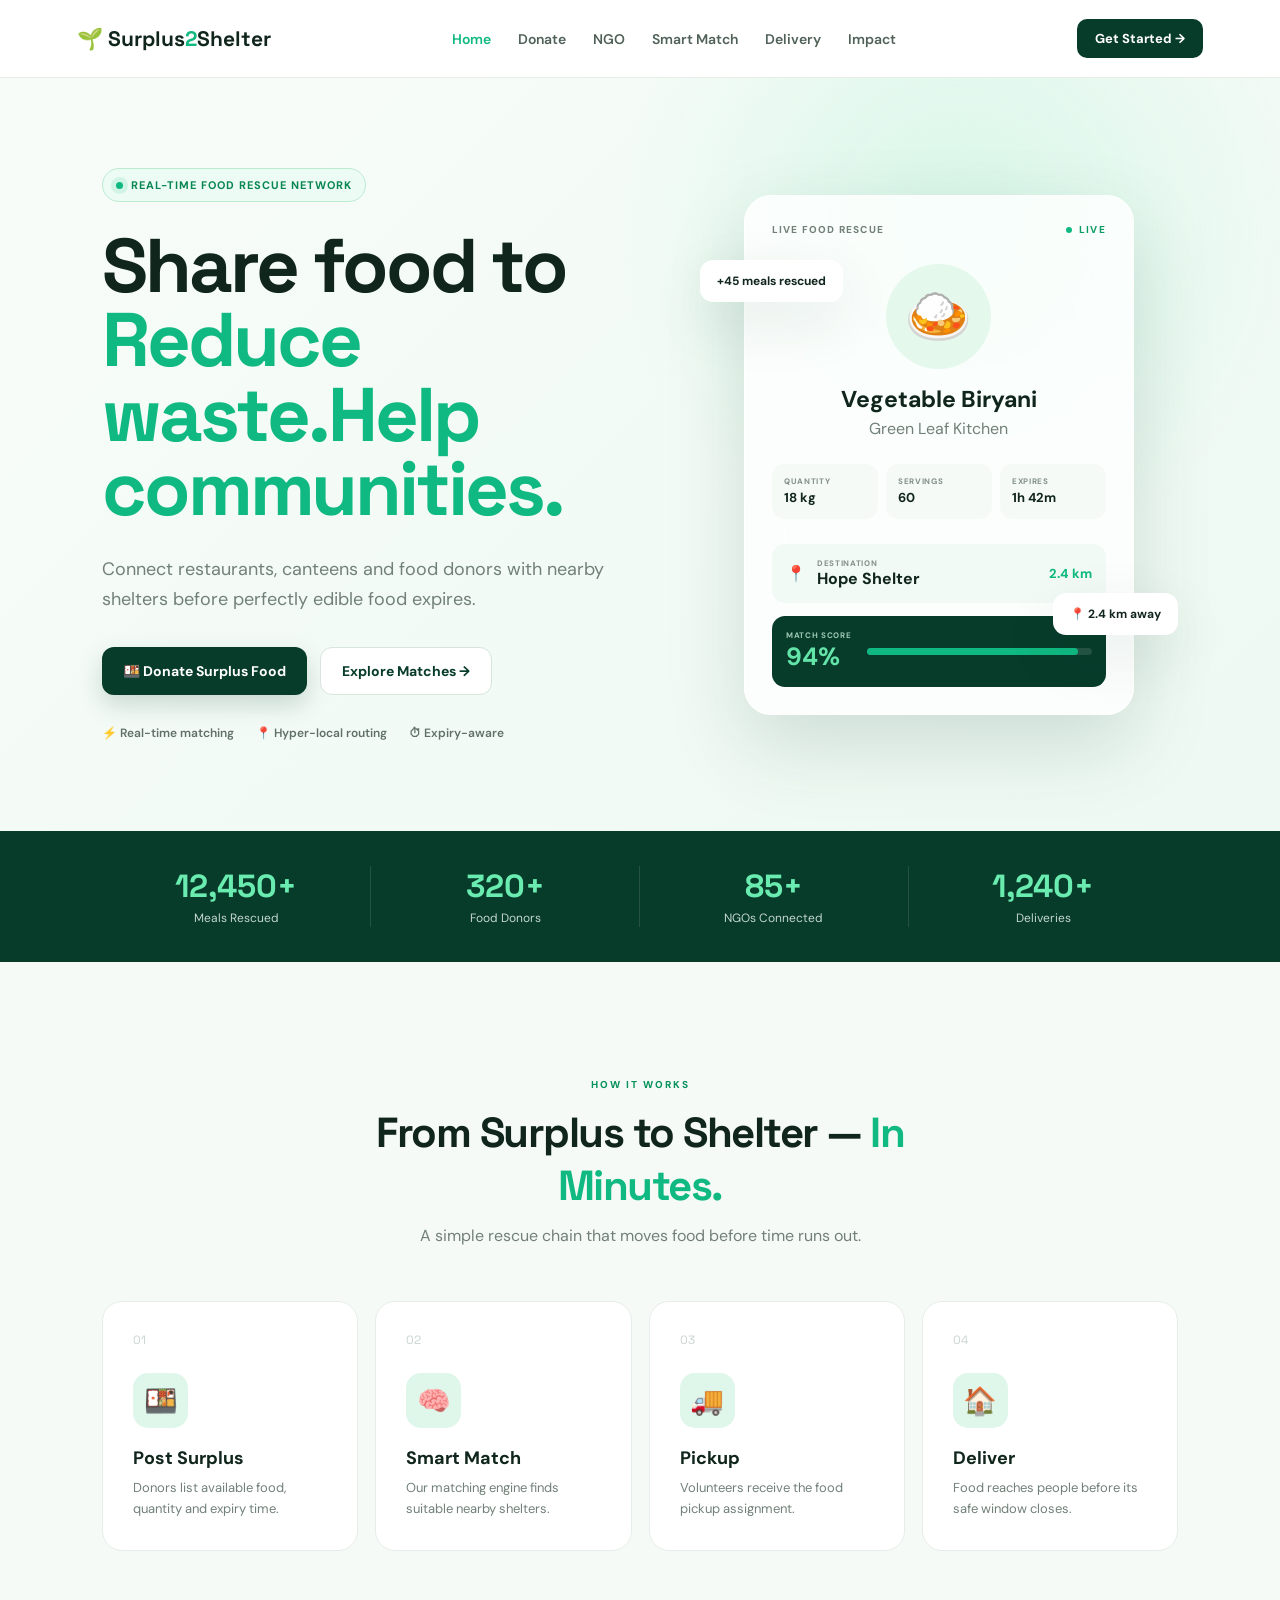
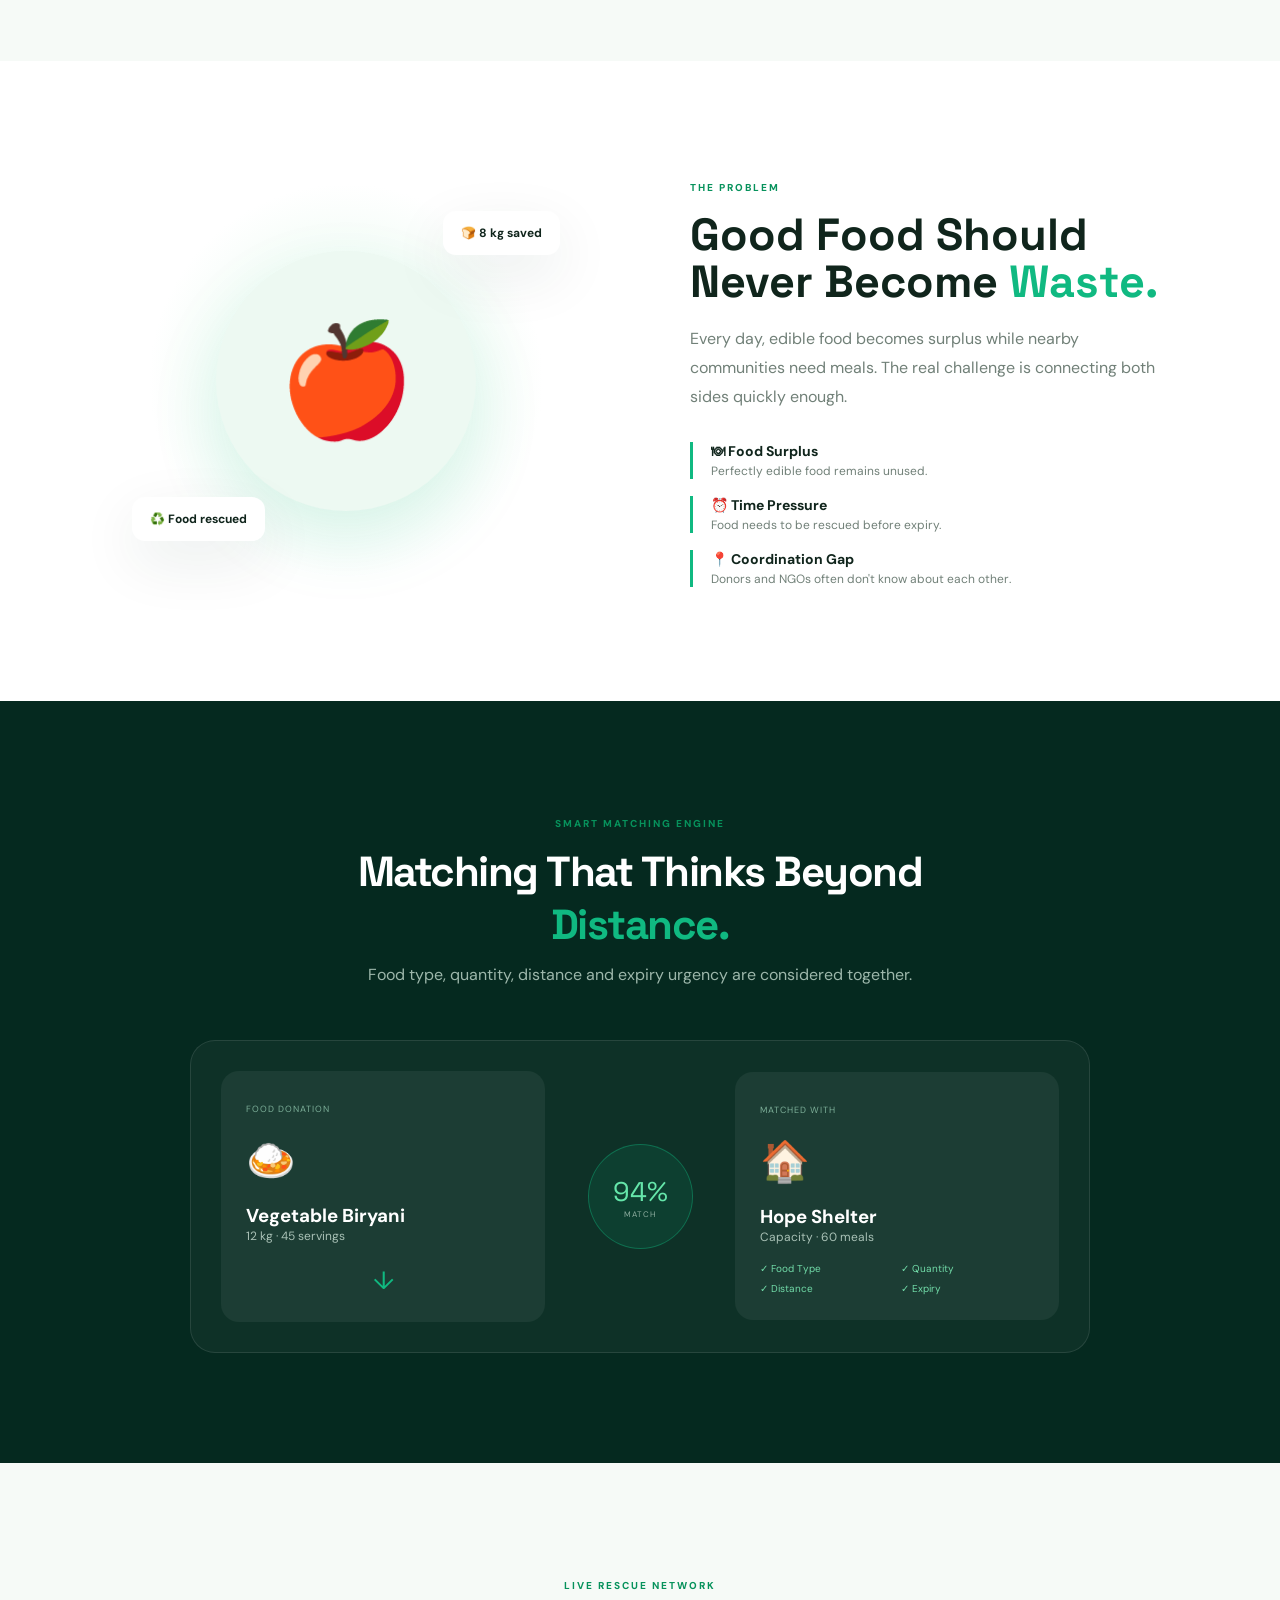
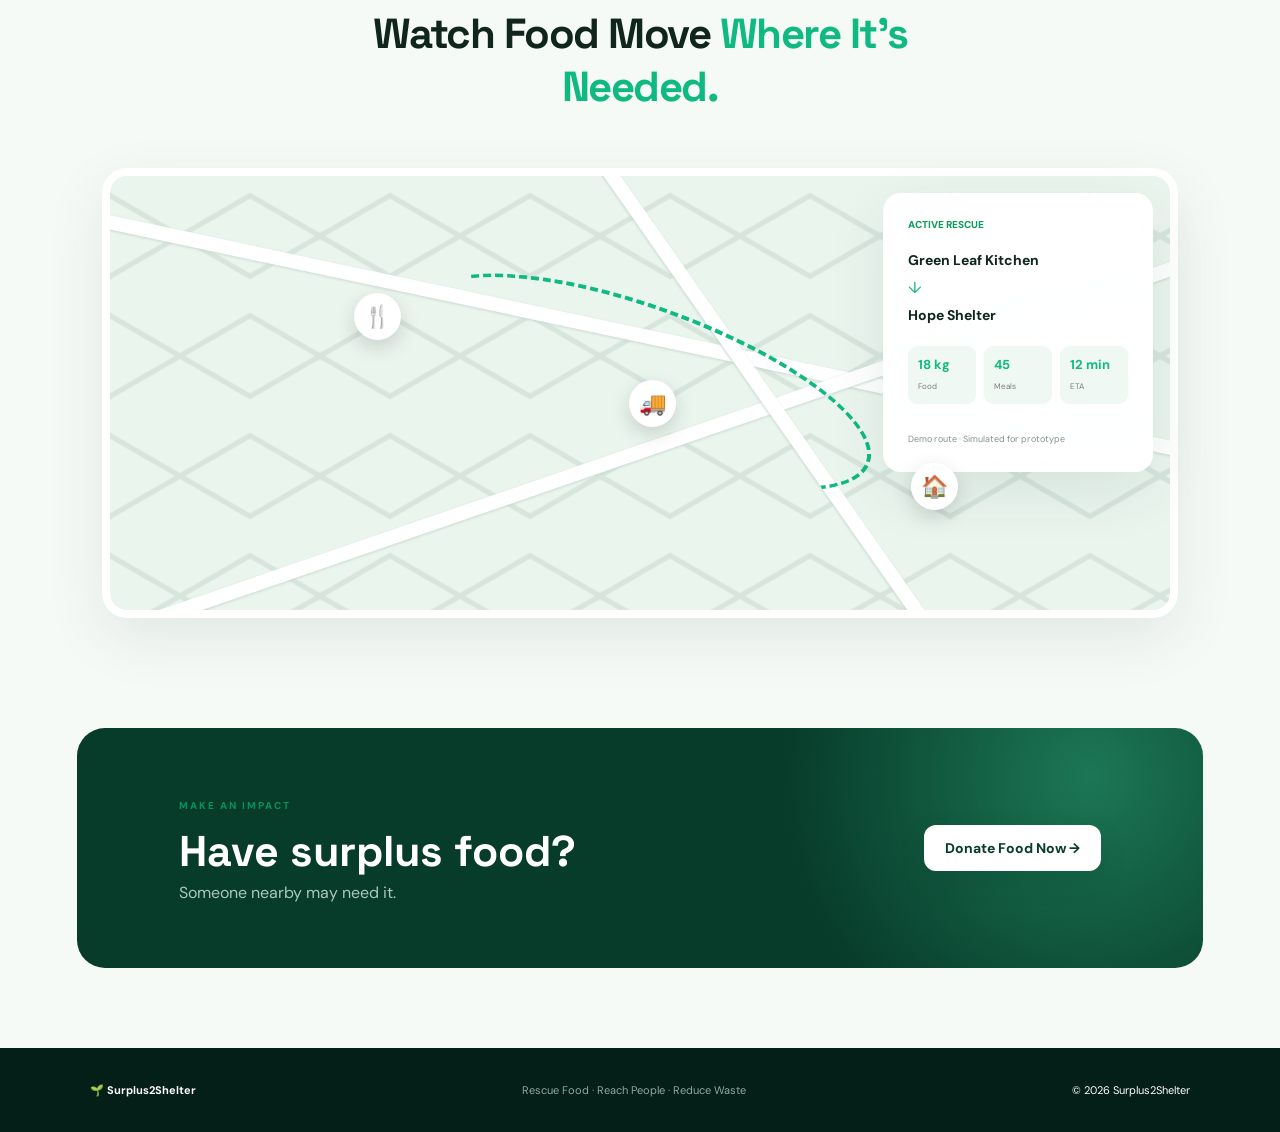
<file: index.html>
<!DOCTYPE html>
<html lang="en">
<head>
    <meta charset="UTF-8">
    <meta name="viewport" content="width=device-width, initial-scale=1.0">
    <title>Surplus2Shelter | Food Rescue</title>
    <link rel="stylesheet" href="style.css">
</head>
<body>

<header class="navbar">
    <a href="index.html" class="logo">
        <span>🌱</span> Surplus<span class="green">2</span>Shelter
    </a>

    <button class="menu-btn" onclick="toggleMenu()">☰</button>

    <nav id="navMenu">
        <a class="active" href="index.html">Home</a>
        <a href="donor.html">Donate</a>
        <a href="ngo.html">NGO</a>
        <a href="matching.html">Smart Match</a>
        <a href="delivery.html">Delivery</a>
        <a href="dashboard.html">Impact</a>
    </nav>

    <a href="donor.html" class="nav-btn">Get Started →</a>
</header>


<main>

<section class="hero">

    <div class="hero-content">

        <div class="live-badge">
            <span class="pulse"></span>
            REAL-TIME FOOD RESCUE NETWORK
        </div>

        <h1>
            Share food
            to <span>Reduce waste.Help communities.</span>
        </h1>

        <p class="hero-description">
            Connect restaurants, canteens and food donors with
            nearby shelters before perfectly edible food expires.
        </p>

        <div class="hero-buttons">
            <a href="donor.html" class="primary-btn">
                🍱 Donate Surplus Food
            </a>

            <a href="matching.html" class="secondary-btn">
                Explore Matches →
            </a>
        </div>

        <div class="hero-features">
            <span>⚡ Real-time matching</span>
            <span>📍 Hyper-local routing</span>
            <span>⏱ Expiry-aware</span>
        </div>

    </div>


    <div class="hero-visual">

        <div class="floating-card card-one">
            +45 meals rescued
        </div>

        <div class="rescue-card">

            <div class="rescue-top">
                <span>LIVE FOOD RESCUE</span>
                <span class="live">
                    <i></i> LIVE
                </span>
            </div>

            <div class="food-big">🍛</div>

            <h3>Vegetable Biryani</h3>

            <p class="restaurant">
                Green Leaf Kitchen
            </p>

            <div class="food-info">

                <div>
                    <small>QUANTITY</small>
                    <strong>18 kg</strong>
                </div>

                <div>
                    <small>SERVINGS</small>
                    <strong>60</strong>
                </div>

                <div>
                    <small>EXPIRES</small>
                    <strong>1h 42m</strong>
                </div>

            </div>

            <div class="destination">

                <div class="location-icon">📍</div>

                <div>
                    <small>DESTINATION</small>
                    <strong>Hope Shelter</strong>
                </div>

                <span>2.4 km</span>

            </div>

            <div class="match-box">
                <div>
                    <small>MATCH SCORE</small>
                    <strong>94%</strong>
                </div>

                <div class="match-line">
                    <span></span>
                </div>
            </div>

        </div>

        <div class="floating-card card-two">
            📍 2.4 km away
        </div>

    </div>

</section>


<section class="stats-section">

    <div class="stat">
        <strong>12,450+</strong>
        <span>Meals Rescued</span>
    </div>

    <div class="stat">
        <strong>320+</strong>
        <span>Food Donors</span>
    </div>

    <div class="stat">
        <strong>85+</strong>
        <span>NGOs Connected</span>
    </div>

    <div class="stat">
        <strong>1,240+</strong>
        <span>Deliveries</span>
    </div>

</section>


<section class="section">

    <div class="section-heading">
        <span class="eyebrow">HOW IT WORKS</span>

        <h2>
            From Surplus to Shelter — <span>In Minutes.</span>
        </h2>

        <p>
            A simple rescue chain that moves food before time runs out.
        </p>
    </div>


    <div class="steps">

        <div class="step-card">
            <div class="step-number">01</div>
            <div class="step-icon">🍱</div>
            <h3>Post Surplus</h3>
            <p>
                Donors list available food, quantity and expiry time.
            </p>
        </div>

        <div class="step-card">
            <div class="step-number">02</div>
            <div class="step-icon">🧠</div>
            <h3>Smart Match</h3>
            <p>
                Our matching engine finds suitable nearby shelters.
            </p>
        </div>

        <div class="step-card">
            <div class="step-number">03</div>
            <div class="step-icon">🚚</div>
            <h3>Pickup</h3>
            <p>
                Volunteers receive the food pickup assignment.
            </p>
        </div>

        <div class="step-card">
            <div class="step-number">04</div>
            <div class="step-icon">🏠</div>
            <h3>Deliver</h3>
            <p>
                Food reaches people before its safe window closes.
            </p>
        </div>

    </div>

</section>


<section class="problem-section">

    <div class="problem-visual">

        <div class="waste-circle">
            🍎
        </div>

        <div class="waste-card waste-a">
            🍞 8 kg saved
        </div>

        <div class="waste-card waste-b">
            ♻️ Food rescued
        </div>

    </div>

    <div class="problem-content">

        <span class="eyebrow">THE PROBLEM</span>

        <h2>
            Good Food Should Never
            Become <span>Waste.</span>
        </h2>

        <p>
            Every day, edible food becomes surplus while nearby
            communities need meals. The real challenge is connecting
            both sides quickly enough.
        </p>

        <div class="problem-list">

            <div>
                <b>🍽 Food Surplus</b>
                <span>Perfectly edible food remains unused.</span>
            </div>

            <div>
                <b>⏰ Time Pressure</b>
                <span>Food needs to be rescued before expiry.</span>
            </div>

            <div>
                <b>📍 Coordination Gap</b>
                <span>Donors and NGOs often don't know about each other.</span>
            </div>

        </div>

    </div>

</section>


<section class="matching-preview">

    <div class="section-heading light">

        <span class="eyebrow">SMART MATCHING ENGINE</span>

        <h2>
            Matching That Thinks Beyond <span>Distance.</span>
        </h2>

        <p>
            Food type, quantity, distance and expiry urgency
            are considered together.
        </p>

    </div>


    <div class="match-demo">

        <div class="demo-food">

            <small>FOOD DONATION</small>

            <div class="demo-icon">🍛</div>

            <h3>Vegetable Biryani</h3>

            <p>12 kg · 45 servings</p>

            <div class="arrow">↓</div>

        </div>


        <div class="demo-score">

            <span>94%</span>
            <small>MATCH</small>

        </div>


        <div class="demo-food">

            <small>MATCHED WITH</small>

            <div class="demo-icon">🏠</div>

            <h3>Hope Shelter</h3>

            <p>Capacity · 60 meals</p>

            <div class="check-list">
                <span>✓ Food Type</span>
                <span>✓ Quantity</span>
                <span>✓ Distance</span>
                <span>✓ Expiry</span>
            </div>

        </div>

    </div>

</section>


<section class="map-section">

    <div class="section-heading">

        <span class="eyebrow">LIVE RESCUE NETWORK</span>

        <h2>
            Watch Food Move <span>Where It's Needed.</span>
        </h2>

    </div>


    <div class="map-container">

        <div class="fake-map">

            <div class="map-road road-1"></div>
            <div class="map-road road-2"></div>
            <div class="map-road road-3"></div>

            <div class="map-route"></div>

            <div class="map-pin restaurant-pin">
                🍴
            </div>

            <div class="map-pin ngo-pin">
                🏠
            </div>

            <div class="map-pin driver-pin">
                🚚
            </div>

        </div>


        <div class="route-card">

            <div class="route-live">
                <span></span> ACTIVE RESCUE
            </div>

            <h3>Green Leaf Kitchen</h3>

            <div class="route-arrow">↓</div>

            <h3>Hope Shelter</h3>

            <div class="route-data">

                <div>
                    <b>18 kg</b>
                    <small>Food</small>
                </div>

                <div>
                    <b>45</b>
                    <small>Meals</small>
                </div>

                <div>
                    <b>12 min</b>
                    <small>ETA</small>
                </div>

            </div>

            <small class="demo-note">
                Demo route · Simulated for prototype
            </small>

        </div>

    </div>

</section>


<section class="cta-section">

    <div>
        <span class="eyebrow">MAKE AN IMPACT</span>

        <h2>
            Have surplus food?
        </h2>

        <p>
            Someone nearby may need it.
        </p>
    </div>

    <a href="donor.html" class="primary-btn white-btn">
        Donate Food Now →
    </a>

</section>

</main>


<footer>
    <div>
        🌱 <strong>Surplus2Shelter</strong>
    </div>

    <p>
        Rescue Food · Reach People · Reduce Waste
    </p>

    <span>© 2026 Surplus2Shelter</span>
</footer>

<script src="script.js"></script>

</body>
</html>
</file>
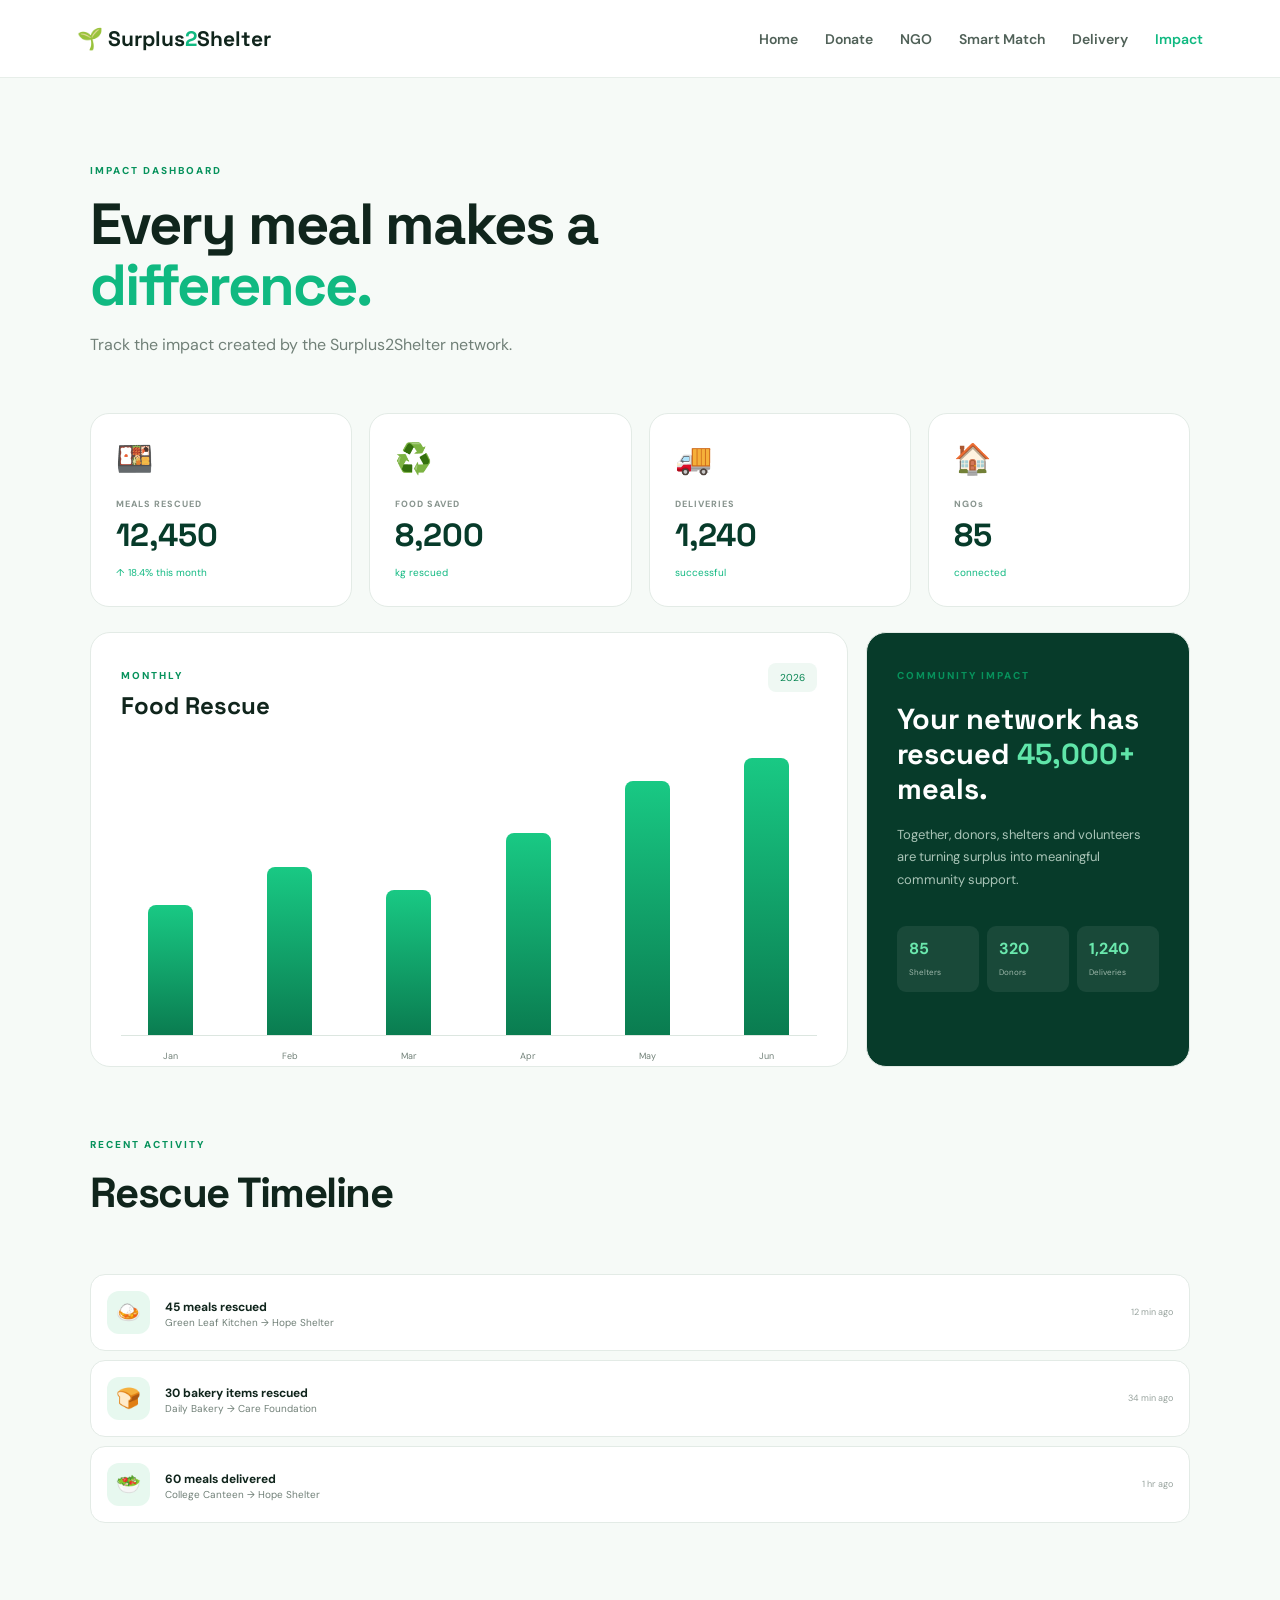
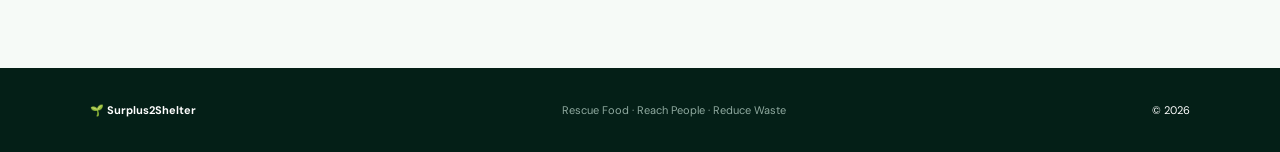
<file: dashboard.html>
<!DOCTYPE html>
<html lang="en">
<head>
    <meta charset="UTF-8">
    <meta name="viewport" content="width=device-width, initial-scale=1.0">
    <title>Impact Dashboard | Surplus2Shelter</title>
    <link rel="stylesheet" href="style.css">
</head>

<body>

<header class="navbar">

    <a href="index.html" class="logo">
        🌱 Surplus<span class="green">2</span>Shelter
    </a>

    <button class="menu-btn" onclick="toggleMenu()">☰</button>

    <nav id="navMenu">
        <a href="index.html">Home</a>
        <a href="donor.html">Donate</a>
        <a href="ngo.html">NGO</a>
        <a href="matching.html">Smart Match</a>
        <a href="delivery.html">Delivery</a>
        <a class="active" href="dashboard.html">Impact</a>
    </nav>

</header>


<main class="dashboard-page">

    <div class="page-title left">

        <span class="eyebrow">IMPACT DASHBOARD</span>

        <h1>
            Every meal makes a <span>difference.</span>
        </h1>

        <p>
            Track the impact created by the Surplus2Shelter network.
        </p>

    </div>


    <section class="impact-cards">

        <div class="impact-card">
            <div>🍱</div>
            <span>MEALS RESCUED</span>
            <strong id="mealStat">12450</strong>
            <small>↑ 18.4% this month</small>
        </div>

        <div class="impact-card">
            <div>♻️</div>
            <span>FOOD SAVED</span>
            <strong id="foodStat">8200</strong>
            <small>kg rescued</small>
        </div>

        <div class="impact-card">
            <div>🚚</div>
            <span>DELIVERIES</span>
            <strong id="deliveryStat">1240</strong>
            <small>successful</small>
        </div>

        <div class="impact-card">
            <div>🏠</div>
            <span>NGOs</span>
            <strong>85</strong>
            <small>connected</small>
        </div>

    </section>


    <section class="dashboard-grid">

        <div class="chart-card">

            <div class="chart-heading">
                <div>
                    <span class="eyebrow">MONTHLY</span>
                    <h2>Food Rescue</h2>
                </div>

                <span class="chart-label">2026</span>
            </div>

            <div class="bar-chart">

                <div class="bar" style="height:45%">
                    <span>Jan</span>
                </div>

                <div class="bar" style="height:58%">
                    <span>Feb</span>
                </div>

                <div class="bar" style="height:50%">
                    <span>Mar</span>
                </div>

                <div class="bar" style="height:70%">
                    <span>Apr</span>
                </div>

                <div class="bar" style="height:88%">
                    <span>May</span>
                </div>

                <div class="bar" style="height:96%">
                    <span>Jun</span>
                </div>

            </div>

        </div>


        <div class="impact-summary">

            <span class="eyebrow">COMMUNITY IMPACT</span>

            <h2>
                Your network has rescued
                <span>45,000+</span> meals.
            </h2>

            <p>
                Together, donors, shelters and volunteers are
                turning surplus into meaningful community support.
            </p>

            <div class="mini-impact">

                <div>
                    <b>85</b>
                    <span>Shelters</span>
                </div>

                <div>
                    <b>320</b>
                    <span>Donors</span>
                </div>

                <div>
                    <b>1,240</b>
                    <span>Deliveries</span>
                </div>

            </div>

        </div>

    </section>


    <section class="timeline">

        <div class="section-heading left">
            <span class="eyebrow">RECENT ACTIVITY</span>
            <h2>Rescue Timeline</h2>
        </div>

        <div class="timeline-item">
            <div class="timeline-icon">🍛</div>
            <div>
                <b>45 meals rescued</b>
                <p>Green Leaf Kitchen → Hope Shelter</p>
            </div>
            <span>12 min ago</span>
        </div>

        <div class="timeline-item">
            <div class="timeline-icon">🍞</div>
            <div>
                <b>30 bakery items rescued</b>
                <p>Daily Bakery → Care Foundation</p>
            </div>
            <span>34 min ago</span>
        </div>

        <div class="timeline-item">
            <div class="timeline-icon">🥗</div>
            <div>
                <b>60 meals delivered</b>
                <p>College Canteen → Hope Shelter</p>
            </div>
            <span>1 hr ago</span>
        </div>

    </section>

</main>


<footer>
    <div>🌱 <strong>Surplus2Shelter</strong></div>
    <p>Rescue Food · Reach People · Reduce Waste</p>
    <span>© 2026</span>
</footer>

<script src="script.js"></script>

</body>
</html>
</file>
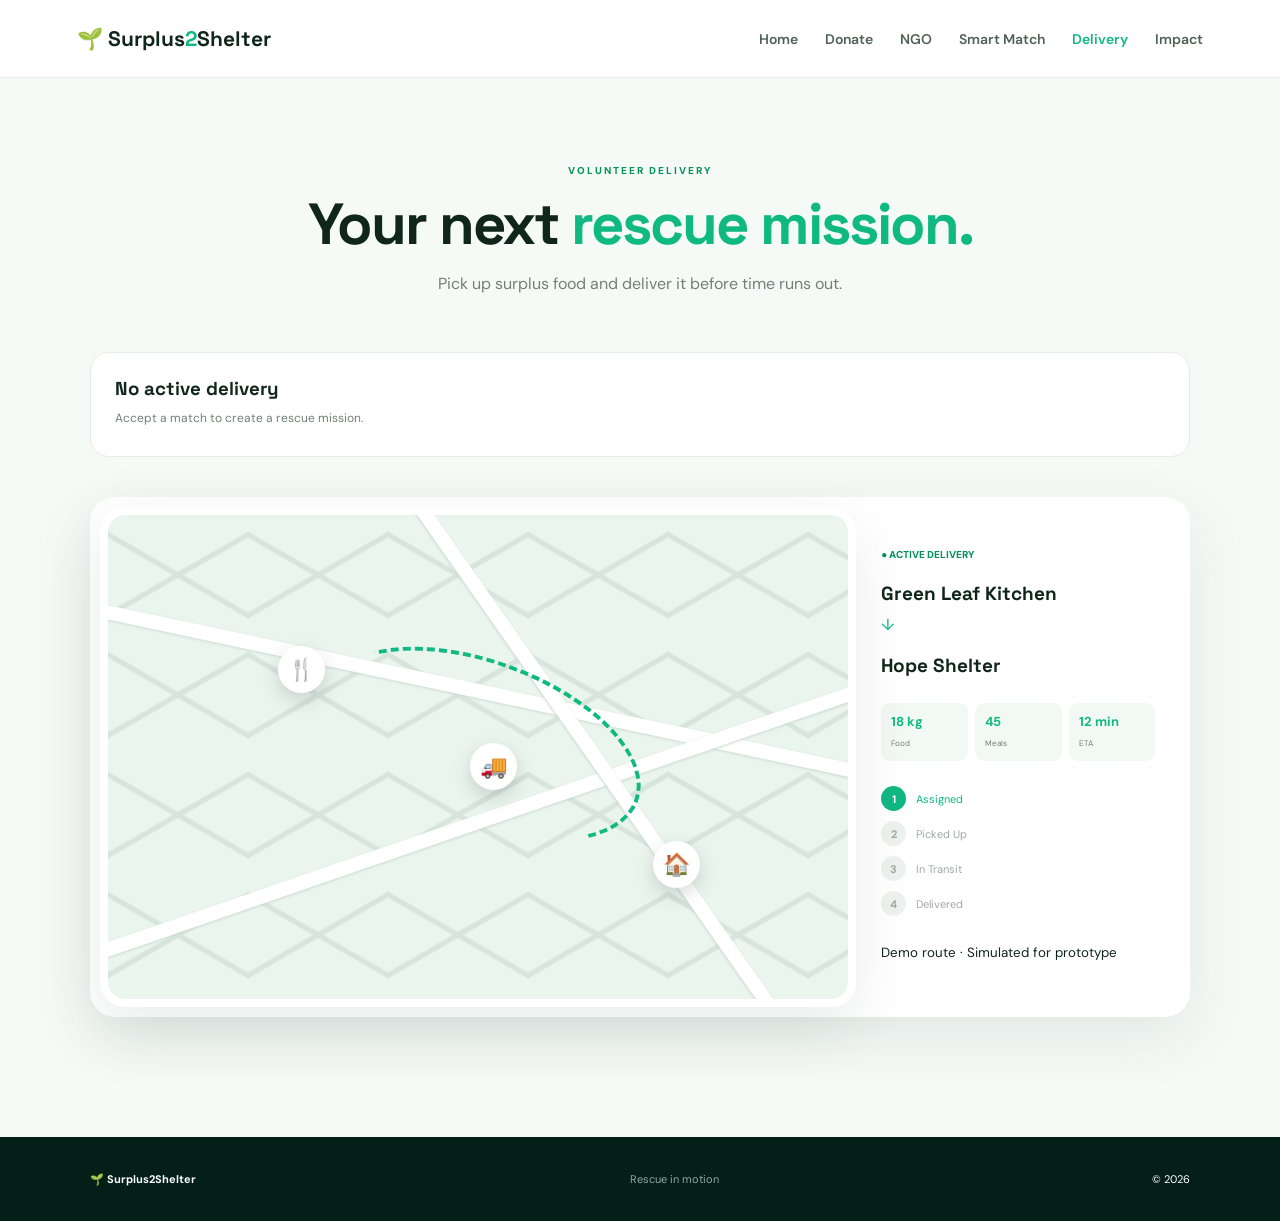
<file: delivery.html>
<!DOCTYPE html>
<html lang="en">
<head>
    <meta charset="UTF-8">
    <meta name="viewport" content="width=device-width, initial-scale=1.0">
    <title>Delivery | Surplus2Shelter</title>
    <link rel="stylesheet" href="style.css">
</head>

<body>

<header class="navbar">

    <a href="index.html" class="logo">
        🌱 Surplus<span class="green">2</span>Shelter
    </a>

    <button class="menu-btn" onclick="toggleMenu()">☰</button>

    <nav id="navMenu">
        <a href="index.html">Home</a>
        <a href="donor.html">Donate</a>
        <a href="ngo.html">NGO</a>
        <a href="matching.html">Smart Match</a>
        <a class="active" href="delivery.html">Delivery</a>
        <a href="dashboard.html">Impact</a>
    </nav>

</header>


<main class="delivery-page">

    <div class="page-title">

        <span class="eyebrow">VOLUNTEER DELIVERY</span>

        <h1>
            Your next <span>rescue mission.</span>
        </h1>

        <p>
            Pick up surplus food and deliver it before time runs out.
        </p>

    </div>


    <div id="deliveryList"></div>


    <div class="delivery-demo">

        <div class="fake-map big-map">

            <div class="map-road road-1"></div>
            <div class="map-road road-2"></div>
            <div class="map-road road-3"></div>

            <div class="map-route"></div>

            <div class="map-pin restaurant-pin">
                🍴
            </div>

            <div class="map-pin ngo-pin">
                🏠
            </div>

            <div class="map-pin driver-pin">
                🚚
            </div>

        </div>

        <div class="delivery-side">

            <span class="live-label">
                ● ACTIVE DELIVERY
            </span>

            <h2>Green Leaf Kitchen</h2>

            <div class="route-arrow">↓</div>

            <h2>Hope Shelter</h2>

            <div class="delivery-stats">

                <div>
                    <strong>18 kg</strong>
                    <span>Food</span>
                </div>

                <div>
                    <strong>45</strong>
                    <span>Meals</span>
                </div>

                <div>
                    <strong>12 min</strong>
                    <span>ETA</span>
                </div>

            </div>

            <div class="progress">

                <div class="progress-step active">
                    <b>1</b>
                    Assigned
                </div>

                <div class="progress-step">
                    <b>2</b>
                    Picked Up
                </div>

                <div class="progress-step">
                    <b>3</b>
                    In Transit
                </div>

                <div class="progress-step">
                    <b>4</b>
                    Delivered
                </div>

            </div>

            <small>
                Demo route · Simulated for prototype
            </small>

        </div>

    </div>

</main>


<footer>
    <div>🌱 <strong>Surplus2Shelter</strong></div>
    <p>Rescue in motion</p>
    <span>© 2026</span>
</footer>

<script src="script.js"></script>

</body>
</html>
</file>
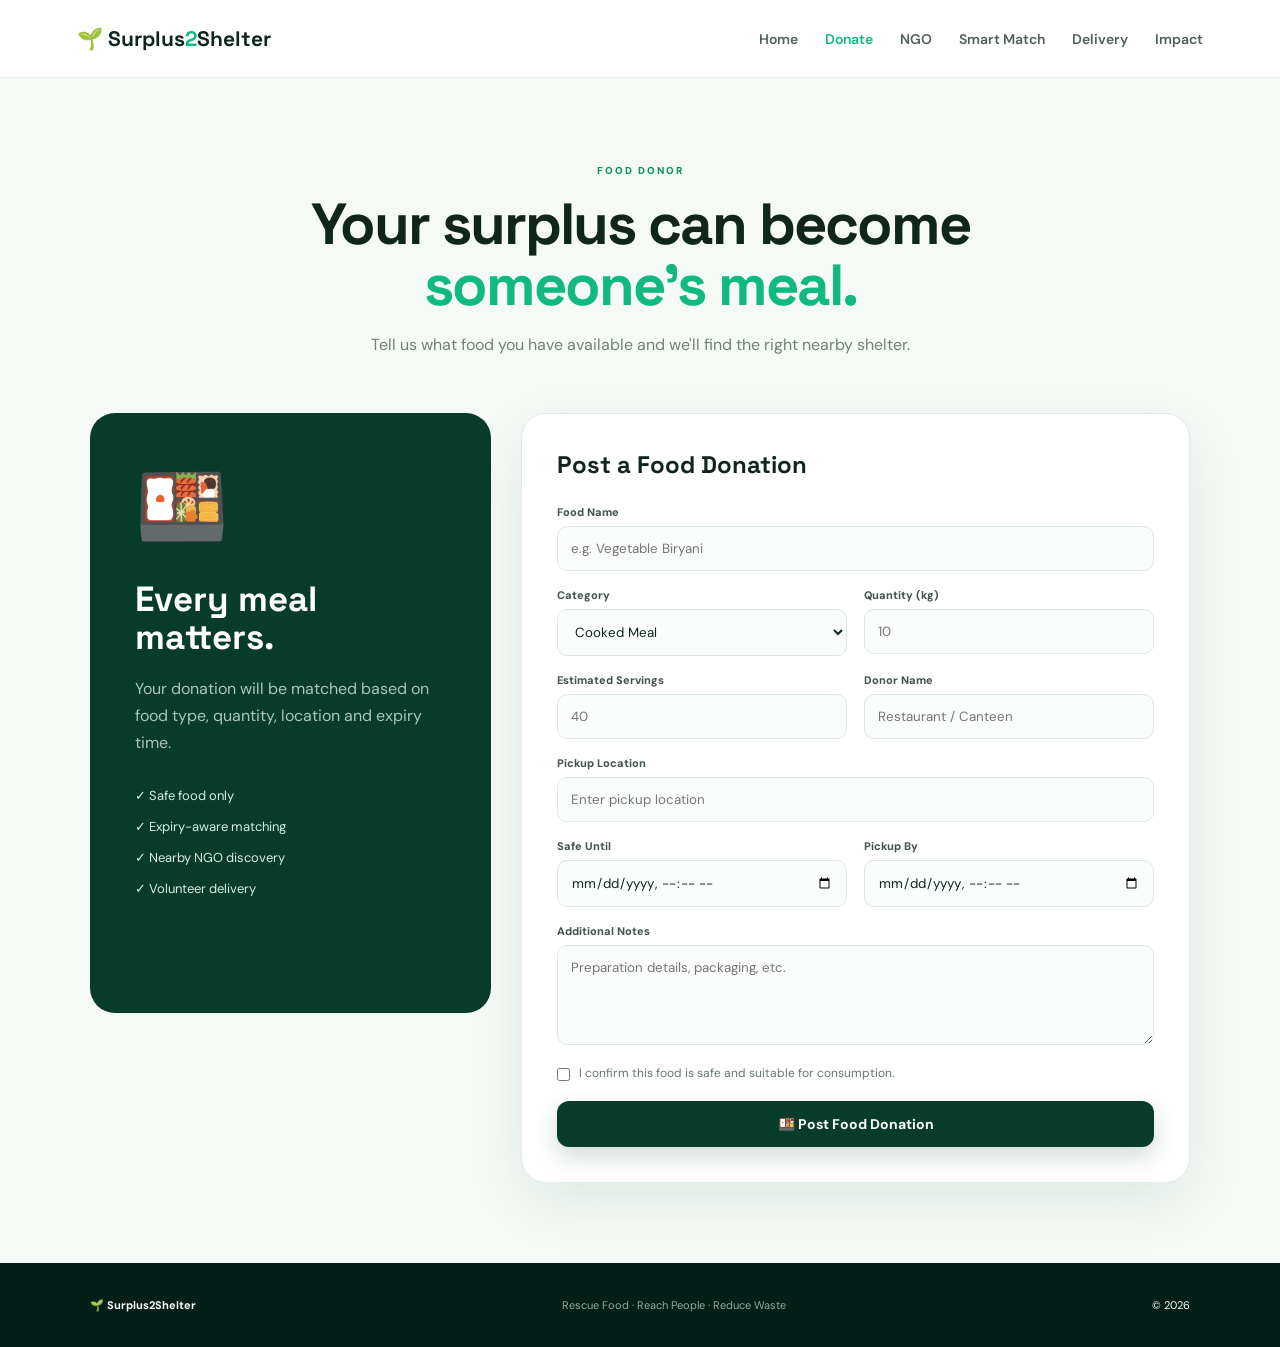
<file: donor.html>
<!DOCTYPE html>
<html lang="en">
<head>
    <meta charset="UTF-8">
    <meta name="viewport" content="width=device-width, initial-scale=1.0">
    <title>Donate Food | Surplus2Shelter</title>
    <link rel="stylesheet" href="style.css">
</head>

<body>

<header class="navbar">

    <a href="index.html" class="logo">
        🌱 Surplus<span class="green">2</span>Shelter
    </a>

    <button class="menu-btn" onclick="toggleMenu()">☰</button>

    <nav id="navMenu">
        <a href="index.html">Home</a>
        <a class="active" href="donor.html">Donate</a>
        <a href="ngo.html">NGO</a>
        <a href="matching.html">Smart Match</a>
        <a href="delivery.html">Delivery</a>
        <a href="dashboard.html">Impact</a>
    </nav>

</header>


<main class="form-page">

    <div class="page-title">

        <span class="eyebrow">FOOD DONOR</span>

        <h1>
            Your surplus can become
            <span>someone's meal.</span>
        </h1>

        <p>
            Tell us what food you have available and we'll find
            the right nearby shelter.
        </p>

    </div>


    <div class="form-layout">

        <div class="form-info">

            <div class="big-food-icon">🍱</div>

            <h2>Every meal matters.</h2>

            <p>
                Your donation will be matched based on food type,
                quantity, location and expiry time.
            </p>

            <div class="info-points">
                <span>✓ Safe food only</span>
                <span>✓ Expiry-aware matching</span>
                <span>✓ Nearby NGO discovery</span>
                <span>✓ Volunteer delivery</span>
            </div>

        </div>


        <form id="donationForm" class="glass-form">

            <h2>Post a Food Donation</h2>

            <div class="form-grid">

                <div class="input-group full-width">
                    <label>Food Name</label>
                    <input id="foodName" required
                           placeholder="e.g. Vegetable Biryani">
                </div>

                <div class="input-group">
                    <label>Category</label>
                    <select id="category">
                        <option>Cooked Meal</option>
                        <option>Bakery</option>
                        <option>Fruits</option>
                        <option>Vegetables</option>
                        <option>Packaged Food</option>
                    </select>
                </div>

                <div class="input-group">
                    <label>Quantity (kg)</label>
                    <input id="quantity" type="number"
                           min="1" required placeholder="10">
                </div>

                <div class="input-group">
                    <label>Estimated Servings</label>
                    <input id="servings" type="number"
                           min="1" required placeholder="40">
                </div>

                <div class="input-group">
                    <label>Donor Name</label>
                    <input id="donorName" required
                           placeholder="Restaurant / Canteen">
                </div>

                <div class="input-group full-width">
                    <label>Pickup Location</label>
                    <input id="location" required
                           placeholder="Enter pickup location">
                </div>

                <div class="input-group">
                    <label>Safe Until</label>
                    <input id="expiry" type="datetime-local" required>
                </div>

                <div class="input-group">
                    <label>Pickup By</label>
                    <input id="pickup" type="datetime-local" required>
                </div>

                <div class="input-group full-width">
                    <label>Additional Notes</label>
                    <textarea id="notes"
                              placeholder="Preparation details, packaging, etc."></textarea>
                </div>

            </div>

            <label class="check">
                <input type="checkbox" id="safeFood" required>
                <span>
                    I confirm this food is safe and suitable for consumption.
                </span>
            </label>

            <button class="primary-btn submit-btn">
                🍱 Post Food Donation
            </button>

        </form>

    </div>

</main>

<footer>
    <div>🌱 <strong>Surplus2Shelter</strong></div>
    <p>Rescue Food · Reach People · Reduce Waste</p>
    <span>© 2026</span>
</footer>

<script src="script.js"></script>

</body>
</html>
</file>
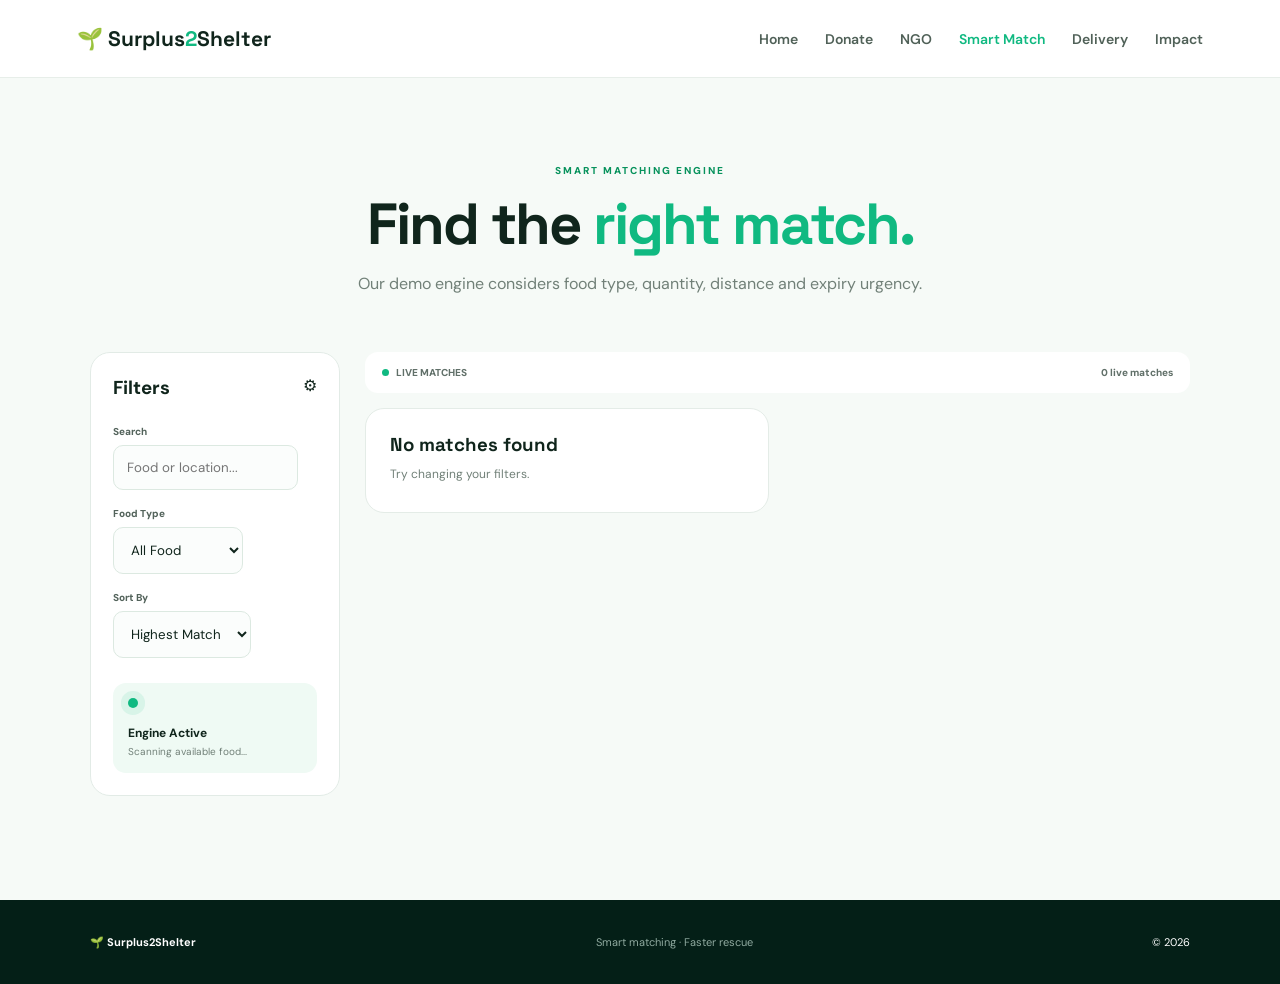
<file: matching.html>
<!DOCTYPE html>
<html lang="en">
<head>
    <meta charset="UTF-8">
    <meta name="viewport" content="width=device-width, initial-scale=1.0">
    <title>Smart Matching | Surplus2Shelter</title>
    <link rel="stylesheet" href="style.css">
</head>

<body>

<header class="navbar">

    <a href="index.html" class="logo">
        🌱 Surplus<span class="green">2</span>Shelter
    </a>

    <button class="menu-btn" onclick="toggleMenu()">☰</button>

    <nav id="navMenu">
        <a href="index.html">Home</a>
        <a href="donor.html">Donate</a>
        <a href="ngo.html">NGO</a>
        <a class="active" href="matching.html">Smart Match</a>
        <a href="delivery.html">Delivery</a>
        <a href="dashboard.html">Impact</a>
    </nav>

</header>


<main class="matching-page">

    <div class="page-title">
        <span class="eyebrow">SMART MATCHING ENGINE</span>

        <h1>
            Find the <span>right match.</span>
        </h1>

        <p>
            Our demo engine considers food type, quantity,
            distance and expiry urgency.
        </p>
    </div>


    <div class="matching-layout">

        <aside class="filter-panel">

            <div class="filter-title">
                <h3>Filters</h3>
                <span>⚙</span>
            </div>

            <label>Search</label>

            <input id="search"
                   placeholder="Food or location...">

            <label>Food Type</label>

            <select id="foodFilter">
                <option value="all">All Food</option>
                <option>Cooked Meal</option>
                <option>Bakery</option>
                <option>Fruits</option>
                <option>Vegetables</option>
            </select>

            <label>Sort By</label>

            <select id="sort">
                <option value="score">Highest Match</option>
                <option value="distance">Nearest</option>
                <option value="expiry">Expiring Soon</option>
            </select>

            <div class="engine-status">
                <div class="scanner"></div>

                <strong>Engine Active</strong>

                <p>
                    Scanning available food...
                </p>
            </div>

        </aside>


        <section>

            <div class="results-header">

                <div>
                    <span class="green-dot"></span>
                    LIVE MATCHES
                </div>

                <span id="matchCount">
                    0 matches
                </span>

            </div>

            <div id="matches" class="match-grid"></div>

        </section>

    </div>

</main>


<footer>
    <div>🌱 <strong>Surplus2Shelter</strong></div>
    <p>Smart matching · Faster rescue</p>
    <span>© 2026</span>
</footer>

<script src="script.js"></script>

</body>
</html>
</file>
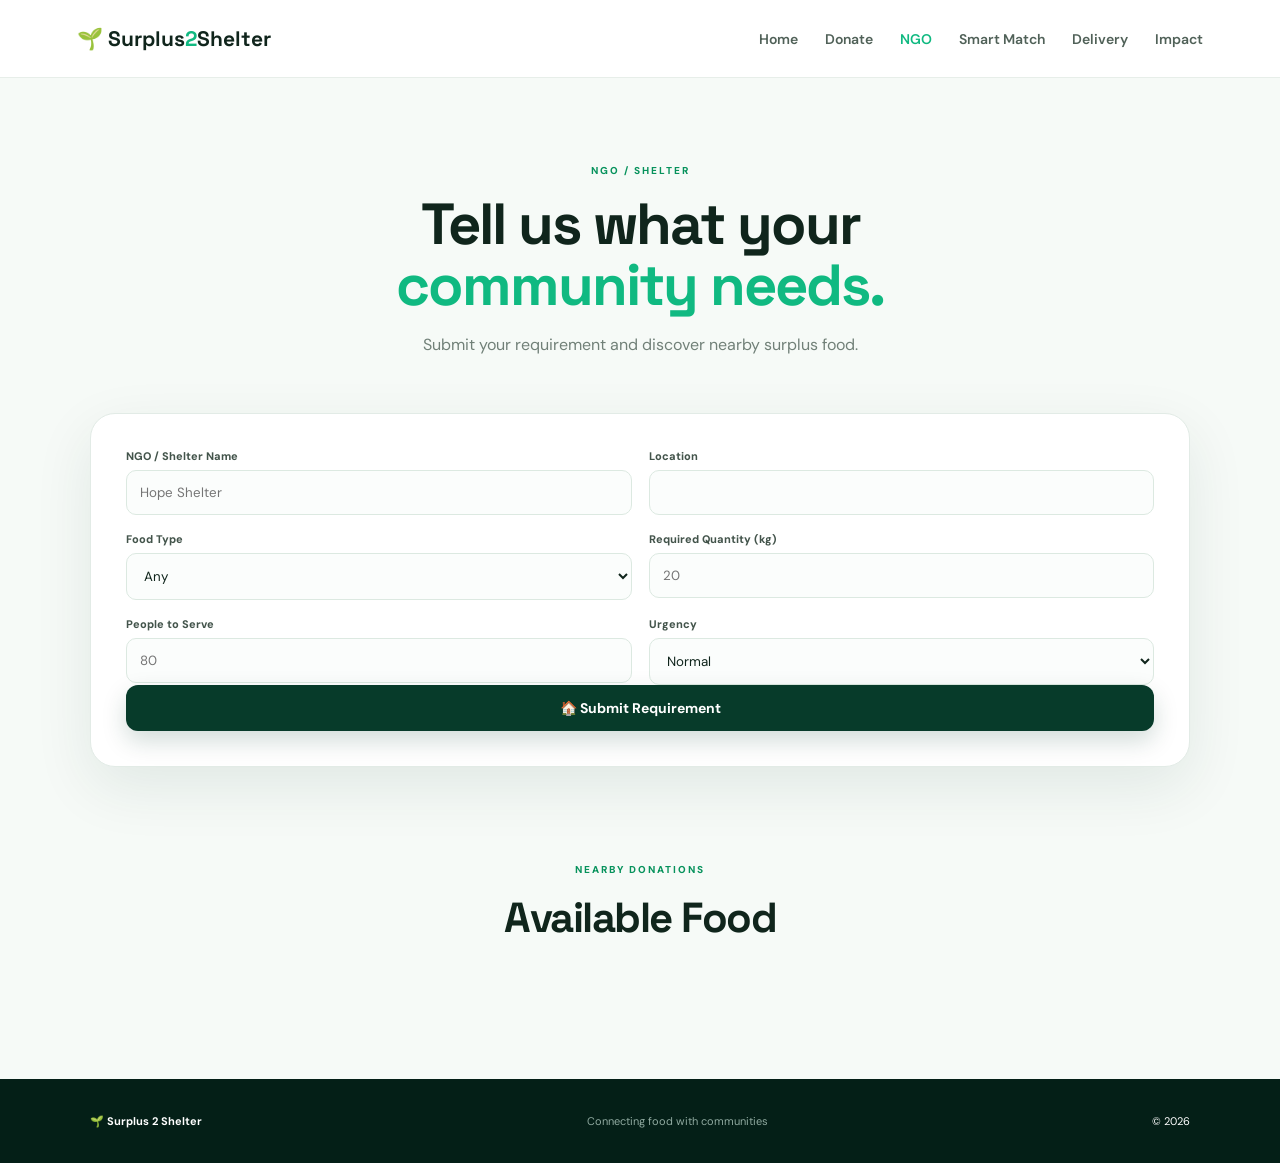
<file: ngo.html>
<!DOCTYPE html>
<html lang="en">
<head>
    <meta charset="UTF-8">
    <meta name="viewport" content="width=device-width, initial-scale=1.0">
    <title>NGO | Surplus2Shelter</title>
    <link rel="stylesheet" href="style.css">
</head>

<body>

<header class="navbar">

    <a href="index.html" class="logo">
        🌱 Surplus<span class="green">2</span>Shelter
    </a>

    <button class="menu-btn" onclick="toggleMenu()">☰</button>

    <nav id="navMenu">
        <a href="index.html">Home</a>
        <a href="donor.html">Donate</a>
        <a class="active" href="ngo.html">NGO</a>
        <a href="matching.html">Smart Match</a>
        <a href="delivery.html">Delivery</a>
        <a href="dashboard.html">Impact</a>
    </nav>

</header>


<main class="form-page">

    <div class="page-title">
        <span class="eyebrow">NGO / SHELTER</span>

        <h1>
            Tell us what your
            <span>community needs.</span>
        </h1>

        <p>
            Submit your requirement and discover nearby surplus food.
        </p>
    </div>


    <form id="ngoForm" class="glass-form ngo-form">

        <div class="form-grid">

            <div class="input-group">
                <label>NGO / Shelter Name</label>
                <input id="ngoName" required
                       placeholder="Hope Shelter">
            </div>

            <div class="input-group">
                <label>Location</label>
                <input id="ngoLocation" required
                       placeholder=" ">
            </div>

            <div class="input-group">
                <label>Food Type</label>
                <select id="requiredFood">
                    <option>Any</option>
                    <option>Cooked Meal</option>
                    <option>Bakery</option>
                    <option>Fruits</option>
                    <option>Vegetables</option>
                    <option>Packaged Food</option>
                </select>
            </div>

            <div class="input-group">
                <label>Required Quantity (kg)</label>
                <input id="requiredQuantity"
                       type="number" min="1"
                       placeholder="20">
            </div>

            <div class="input-group">
                <label>People to Serve</label>
                <input id="people"
                       type="number" min="1"
                       placeholder="80">
            </div>

            <div class="input-group">
                <label>Urgency</label>
                <select id="urgency">
                    <option>Normal</option>
                    <option>Urgent</option>
                </select>
            </div>

        </div>

        <button class="primary-btn submit-btn">
            🏠 Submit Requirement
        </button>

    </form>


    <section class="available-section">

        <div class="section-heading">
            <span class="eyebrow">NEARBY DONATIONS</span>
            <h2>Available Food</h2>
        </div>

        <div id="foodList" class="food-grid"></div>

    </section>

</main>


<footer>
    <div>🌱 <strong>Surplus 2 Shelter</strong></div>
    <p>Connecting food with communities</p>
    <span>© 2026</span>
</footer>

<script src="script.js"></script>

</body>
</html>
</file>
<file: style.css>
@import url('https://fonts.googleapis.com/css2?family=DM+Sans:wght@400;500;600;700&family=Space+Grotesk:wght@500;600;700&display=swap');

:root {
    --green: #10b981;
    --dark-green: #073b2a;
    --deep: #05291f;
    --light-green: #dff7ea;
    --cream: #f6faf7;
    --white: #ffffff;
    --text: #10251c;
    --muted: #718078;
    --border: #dce9e1;
    --shadow: 0 20px 60px rgba(7, 59, 42, 0.09);
}

* {
    margin: 0;
    padding: 0;
    box-sizing: border-box;
}

html {
    scroll-behavior: smooth;
}

body {
    font-family: "DM Sans", sans-serif;
    background: var(--cream);
    color: var(--text);
}

a {
    text-decoration: none;
    color: inherit;
}

button,
input,
select,
textarea {
    font-family: inherit;
}

.navbar {
    height: 78px;
    padding: 0 6%;
    display: flex;
    align-items: center;
    justify-content: space-between;
    background: rgba(255,255,255,.92);
    backdrop-filter: blur(18px);
    border-bottom: 1px solid #e7eee9;
    position: sticky;
    top: 0;
    z-index: 1000;
}

.logo {
    font-family: "Space Grotesk", sans-serif;
    font-weight: 700;
    font-size: 21px;
    white-space: nowrap;
}

.logo .green {
    color: var(--green);
}

.navbar nav {
    display: flex;
    align-items: center;
    gap: 27px;
}

.navbar nav a {
    font-size: 14px;
    color: #506158;
    font-weight: 600;
    transition: .25s;
}

.navbar nav a:hover,
.navbar nav a.active {
    color: var(--green);
}

.nav-btn {
    padding: 11px 18px;
    border-radius: 10px;
    color: white;
    background: var(--dark-green);
    font-size: 13px;
    font-weight: 700;
}

.menu-btn {
    display: none;
    border: 0;
    background: transparent;
    font-size: 24px;
    cursor: pointer;
}


/* HERO */

.hero {
    min-height: 720px;
    padding: 90px 8%;
    display: grid;
    grid-template-columns: 1.05fr .95fr;
    align-items: center;
    gap: 70px;
    background:
        radial-gradient(circle at 75% 20%, #d8f7e8 0, transparent 30%),
        linear-gradient(135deg, #f8fcf9, #edf9f2);
    overflow: hidden;
}

.hero-content {
    max-width: 680px;
}

.live-badge {
    display: inline-flex;
    align-items: center;
    gap: 8px;
    padding: 9px 13px;
    border: 1px solid #bcebd2;
    border-radius: 30px;
    background: #ecfbf3;
    color: #078552;
    font-size: 11px;
    font-weight: 700;
    letter-spacing: 1px;
}

.pulse {
    width: 7px;
    height: 7px;
    border-radius: 50%;
    background: var(--green);
    box-shadow: 0 0 0 5px rgba(16,185,129,.12);
}

.hero h1 {
    font-family: "Space Grotesk", sans-serif;
    font-size: clamp(45px, 6vw, 76px);
    line-height: .98;
    letter-spacing: -3px;
    margin: 27px 0;
}

.hero h1 span,
.page-title h1 span,
.section-heading h2 span,
.problem-content h2 span {
    color: var(--green);
}

.hero-description {
    color: var(--muted);
    font-size: 18px;
    line-height: 1.7;
    max-width: 600px;
}

.hero-buttons {
    display: flex;
    gap: 13px;
    margin-top: 32px;
}

.primary-btn,
.secondary-btn {
    display: inline-flex;
    align-items: center;
    justify-content: center;
    border-radius: 12px;
    padding: 14px 21px;
    font-size: 14px;
    font-weight: 700;
    border: 0;
    cursor: pointer;
    transition: .3s;
}

.primary-btn {
    background: var(--dark-green);
    color: white;
    box-shadow: 0 10px 25px rgba(7,59,42,.18);
}

.primary-btn:hover {
    background: #0a523b;
    transform: translateY(-2px);
}

.secondary-btn {
    background: white;
    color: var(--dark-green);
    border: 1px solid #d7e5dd;
}

.secondary-btn:hover {
    transform: translateY(-2px);
    border-color: var(--green);
}

.hero-features {
    display: flex;
    flex-wrap: wrap;
    gap: 22px;
    margin-top: 30px;
    color: #607069;
    font-size: 12px;
    font-weight: 600;
}


/* HERO VISUAL */

.hero-visual {
    position: relative;
    min-height: 510px;
    display: flex;
    align-items: center;
    justify-content: center;
}

.rescue-card {
    width: 390px;
    padding: 27px;
    border: 1px solid rgba(255,255,255,.8);
    border-radius: 27px;
    background: rgba(255,255,255,.8);
    backdrop-filter: blur(25px);
    box-shadow: 0 30px 80px rgba(7,59,42,.15);
    position: relative;
    z-index: 2;
}

.rescue-top {
    display: flex;
    justify-content: space-between;
    color: #718078;
    font-size: 10px;
    font-weight: 800;
    letter-spacing: 1.2px;
}

.live {
    color: #0a9c63;
}

.live i {
    display: inline-block;
    width: 6px;
    height: 6px;
    background: var(--green);
    border-radius: 50%;
    margin-right: 4px;
}

.food-big {
    width: 105px;
    height: 105px;
    margin: 28px auto 15px;
    display: grid;
    place-items: center;
    border-radius: 50%;
    background: #e4f8ec;
    font-size: 55px;
}

.rescue-card h3 {
    text-align: center;
    font-size: 23px;
}

.restaurant {
    text-align: center;
    color: var(--muted);
    margin-top: 4px;
}

.food-info {
    display: grid;
    grid-template-columns: repeat(3,1fr);
    gap: 8px;
    margin: 25px 0;
}

.food-info div {
    background: #f5faf7;
    border-radius: 12px;
    padding: 12px;
}

.food-info small,
.destination small,
.match-box small {
    display: block;
    color: #84928b;
    font-size: 8px;
    letter-spacing: .7px;
    font-weight: 800;
}

.food-info strong {
    font-size: 13px;
}

.destination {
    display: flex;
    align-items: center;
    gap: 11px;
    padding: 14px;
    border-radius: 13px;
    background: #f2faf5;
}

.destination-icon {
    font-size: 22px;
}

.destination > span {
    margin-left: auto;
    color: var(--green);
    font-weight: 800;
    font-size: 13px;
}

.match-box {
    margin-top: 13px;
    padding: 14px;
    border-radius: 13px;
    background: var(--dark-green);
    color: white;
    display: flex;
    align-items: center;
    gap: 15px;
}

.match-box small {
    color: #9bc7b2;
}

.match-box strong {
    color: #63e5a9;
    font-size: 25px;
}

.match-line {
    height: 7px;
    flex: 1;
    background: rgba(255,255,255,.12);
    border-radius: 10px;
}

.match-line span {
    display: block;
    width: 94%;
    height: 100%;
    background: var(--green);
    border-radius: 10px;
}

.floating-card {
    position: absolute;
    padding: 13px 17px;
    border-radius: 13px;
    background: white;
    box-shadow: var(--shadow);
    font-size: 12px;
    font-weight: 700;
    z-index: 3;
    animation: float 4s ease-in-out infinite;
}

.card-one {
    top: 65px;
    left: 0;
}

.card-two {
    right: 0;
    bottom: 80px;
    animation-delay: 1s;
}

@keyframes float {
    0%,100% { transform: translateY(0); }
    50% { transform: translateY(-12px); }
}


/* STATS */

.stats-section {
    background: var(--dark-green);
    color: white;
    padding: 35px 8%;
    display: grid;
    grid-template-columns: repeat(4,1fr);
}

.stat {
    text-align: center;
    border-right: 1px solid rgba(255,255,255,.12);
}

.stat:last-child {
    border: 0;
}

.stat strong {
    display: block;
    color: #6aebb0;
    font-family: "Space Grotesk";
    font-size: 32px;
}

.stat span {
    color: #c4d7ce;
    font-size: 12px;
}


/* GENERAL */

.section {
    padding: 110px 8%;
}

.section-heading {
    text-align: center;
    max-width: 700px;
    margin: 0 auto 55px;
}

.section-heading.left {
    text-align: left;
    margin-left: 0;
}

.eyebrow {
    color: #07925c;
    font-size: 10px;
    font-weight: 800;
    letter-spacing: 2px;
}

.section-heading h2 {
    font-family: "Space Grotesk";
    font-size: 42px;
    letter-spacing: -1.5px;
    margin: 13px 0;
}

.section-heading p {
    color: var(--muted);
}


/* STEPS */

.steps {
    display: grid;
    grid-template-columns: repeat(4,1fr);
    gap: 17px;
}

.step-card {
    background: white;
    padding: 30px;
    border: 1px solid #e6eee9;
    border-radius: 20px;
    position: relative;
    transition: .3s;
}

.step-card:hover {
    transform: translateY(-7px);
    box-shadow: var(--shadow);
    border-color: #bcebd2;
}

.step-number {
    color: #c9d5cf;
    font-family: "Space Grotesk";
    font-size: 12px;
}

.step-icon {
    width: 55px;
    height: 55px;
    display: grid;
    place-items: center;
    background: var(--light-green);
    border-radius: 15px;
    font-size: 27px;
    margin: 25px 0 18px;
}

.step-card h3 {
    font-size: 18px;
    margin-bottom: 8px;
}

.step-card p {
    color: var(--muted);
    font-size: 13px;
    line-height: 1.6;
}


/* PROBLEM */

.problem-section {
    padding: 100px 8%;
    display: grid;
    grid-template-columns: 1fr 1fr;
    align-items: center;
    gap: 100px;
    background: white;
}

.problem-visual {
    min-height: 440px;
    position: relative;
    display: grid;
    place-items: center;
    background:
        radial-gradient(circle, #dff8e9, transparent 60%);
}

.waste-circle {
    width: 260px;
    height: 260px;
    border-radius: 50%;
    display: grid;
    place-items: center;
    font-size: 110px;
    background: #edf9f2;
    box-shadow: 0 30px 70px rgba(16,185,129,.12);
}

.waste-card {
    position: absolute;
    padding: 14px 18px;
    background: white;
    border-radius: 13px;
    box-shadow: var(--shadow);
    font-size: 12px;
    font-weight: 700;
}

.waste-a {
    top: 50px;
    right: 30px;
}

.waste-b {
    bottom: 60px;
    left: 30px;
}

.problem-content h2 {
    font-family: "Space Grotesk";
    font-size: 45px;
    line-height: 1.05;
    margin: 15px 0 20px;
}

.problem-content > p {
    color: var(--muted);
    line-height: 1.8;
}

.problem-list {
    margin-top: 30px;
    display: grid;
    gap: 17px;
}

.problem-list div {
    display: flex;
    flex-direction: column;
    padding-left: 18px;
    border-left: 3px solid var(--green);
}

.problem-list b {
    font-size: 14px;
}

.problem-list span {
    color: var(--muted);
    font-size: 12px;
    margin-top: 3px;
}


/* MATCHING */

.matching-preview {
    background: var(--deep);
    padding: 110px 8%;
    color: white;
}

.light h2 {
    color: white;
}

.light p {
    color: #9db7ab;
}

.match-demo {
    max-width: 900px;
    margin: auto;
    padding: 30px;
    display: grid;
    grid-template-columns: 1fr 140px 1fr;
    align-items: center;
    gap: 25px;
    border: 1px solid rgba(255,255,255,.1);
    border-radius: 25px;
    background: rgba(255,255,255,.04);
}

.demo-food {
    background: rgba(255,255,255,.06);
    padding: 25px;
    border-radius: 18px;
}

.demo-food > small {
    color: #7cae98;
    font-size: 9px;
    letter-spacing: 1px;
}

.demo-icon {
    font-size: 40px;
    margin: 17px 0;
}

.demo-food p {
    color: #a9c1b6;
    font-size: 12px;
}

.arrow {
    text-align: center;
    color: var(--green);
    font-size: 25px;
    margin-top: 20px;
}

.demo-score {
    width: 105px;
    height: 105px;
    margin: auto;
    border-radius: 50%;
    display: grid;
    place-items: center;
    align-content: center;
    background: rgba(16,185,129,.1);
    border: 1px solid rgba(16,185,129,.4);
}

.demo-score span {
    font-family: "Space Grotesk";
    font-size: 27px;
    color: #65e6aa;
}

.demo-score small {
    color: #8faea0;
    font-size: 8px;
    letter-spacing: 1px;
}

.check-list {
    margin-top: 17px;
    display: grid;
    grid-template-columns: 1fr 1fr;
    gap: 7px;
}

.check-list span {
    font-size: 10px;
    color: #72dca9;
}


/* MAP */

.map-section {
    padding: 110px 8%;
}

.map-container {
    max-width: 1100px;
    margin: auto;
    position: relative;
}

.fake-map {
    height: 450px;
    border-radius: 25px;
    overflow: hidden;
    position: relative;
    background:
        linear-gradient(30deg, transparent 48%, #d7e5dd 49%, #d7e5dd 51%, transparent 52%),
        linear-gradient(150deg, transparent 48%, #d7e5dd 49%, #d7e5dd 51%, transparent 52%),
        #eaf5ee;
    background-size: 140px 120px;
    border: 8px solid white;
    box-shadow: var(--shadow);
}

.map-road {
    position: absolute;
    background: white;
    height: 14px;
    width: 120%;
    box-shadow: 0 1px 3px #c7d8cf;
}

.road-1 {
    top: 35%;
    left: -10%;
    transform: rotate(12deg);
}

.road-2 {
    top: 62%;
    left: -10%;
    transform: rotate(-19deg);
}

.road-3 {
    top: 25%;
    left: -5%;
    transform: rotate(55deg);
}

.map-route {
    position: absolute;
    left: 28%;
    top: 30%;
    width: 45%;
    height: 35%;
    border: 4px dashed var(--green);
    border-left-color: transparent;
    border-bottom-color: transparent;
    border-radius: 50%;
    transform: rotate(20deg);
}

.map-pin {
    width: 47px;
    height: 47px;
    display: grid;
    place-items: center;
    background: white;
    border-radius: 50%;
    position: absolute;
    box-shadow: 0 7px 20px rgba(0,0,0,.15);
    z-index: 5;
    font-size: 22px;
}

.restaurant-pin {
    left: 23%;
    top: 27%;
}

.driver-pin {
    left: 49%;
    top: 47%;
    animation: bounce 1.5s infinite;
}

.ngo-pin {
    right: 20%;
    bottom: 23%;
}

@keyframes bounce {
    50% {
        transform: translateY(-8px);
    }
}

.route-card {
    position: absolute;
    right: 25px;
    top: 25px;
    width: 270px;
    padding: 25px;
    background: rgba(255,255,255,.94);
    backdrop-filter: blur(15px);
    border-radius: 18px;
    box-shadow: var(--shadow);
}

.route-live {
    color: #0b9b60;
    font-size: 10px;
    font-weight: 800;
    margin-bottom: 20px;
}

.route-live span {
    animation: blink 1s infinite;
}

.route-card h3 {
    font-size: 14px;
}

.route-arrow {
    color: var(--green);
    margin: 8px 0;
}

.route-data {
    display: grid;
    grid-template-columns: repeat(3,1fr);
    gap: 8px;
    margin: 22px 0;
}

.route-data div {
    padding: 10px;
    background: #f0f8f3;
    border-radius: 9px;
}

.route-data b {
    display: block;
    color: var(--green);
    font-size: 13px;
}

.route-data small {
    color: var(--muted);
    font-size: 8px;
}

.demo-note {
    color: #84938b;
    font-size: 9px;
}

@keyframes blink {
    50% { opacity: .2; }
}


/* CTA */

.cta-section {
    margin: 0 6% 80px;
    padding: 65px 8%;
    border-radius: 28px;
    display: flex;
    align-items: center;
    justify-content: space-between;
    background:
        radial-gradient(circle at 90% 20%, #1c7755, transparent 30%),
        var(--dark-green);
    color: white;
}

.cta-section h2 {
    font-family: "Space Grotesk";
    font-size: 43px;
    margin: 10px 0 3px;
}

.cta-section p {
    color: #a9c9ba;
}

.white-btn {
    background: white;
    color: var(--dark-green);
}


/* FORMS */

.form-page,
.matching-page,
.delivery-page,
.dashboard-page {
    padding: 80px 7%;
    min-height: calc(100vh - 78px);
}

.page-title {
    text-align: center;
    max-width: 750px;
    margin: 0 auto 55px;
}

.page-title.left {
    text-align: left;
    margin-left: 0;
}

.page-title h1 {
    font-family: "Space Grotesk";
    font-size: clamp(38px,5vw,58px);
    line-height: 1.05;
    letter-spacing: -2px;
    margin: 15px 0;
}

.page-title p {
    color: var(--muted);
    line-height: 1.7;
}

.form-layout {
    max-width: 1100px;
    margin: auto;
    display: grid;
    grid-template-columns: .75fr 1.25fr;
    gap: 30px;
    align-items: start;
}

.form-info {
    padding: 45px;
    min-height: 600px;
    border-radius: 25px;
    background: var(--dark-green);
    color: white;
    position: sticky;
    top: 100px;
}

.big-food-icon {
    font-size: 75px;
    margin-bottom: 25px;
}

.form-info h2 {
    font-family: "Space Grotesk";
    font-size: 35px;
    line-height: 1.1;
}

.form-info > p {
    color: #aac7b9;
    line-height: 1.7;
    margin: 18px 0 30px;
}

.info-points {
    display: grid;
    gap: 14px;
}

.info-points span {
    color: #d7eee3;
    font-size: 13px;
}

.glass-form {
    background: white;
    padding: 35px;
    border: 1px solid #e2ebe6;
    border-radius: 25px;
    box-shadow: var(--shadow);
}

.glass-form h2 {
    font-family: "Space Grotesk";
    margin-bottom: 25px;
}

.form-grid {
    display: grid;
    grid-template-columns: 1fr 1fr;
    gap: 17px;
}

.input-group {
    display: flex;
    flex-direction: column;
    gap: 7px;
}

.input-group.full-width {
    grid-column: 1/-1;
}

.input-group label {
    color: #43544b;
    font-size: 11px;
    font-weight: 800;
}

.input-group input,
.input-group select,
.input-group textarea,
.filter-panel input,
.filter-panel select {
    border: 1px solid var(--border);
    background: #fbfdfc;
    border-radius: 10px;
    padding: 13px;
    outline: none;
    color: var(--text);
}

.input-group textarea {
    min-height: 100px;
    resize: vertical;
}

.input-group input:focus,
.input-group select:focus,
.input-group textarea:focus {
    border-color: var(--green);
    box-shadow: 0 0 0 3px rgba(16,185,129,.08);
}

.check {
    display: flex;
    gap: 9px;
    align-items: flex-start;
    margin: 20px 0;
    color: #66766e;
    font-size: 12px;
}

.check input {
    margin-top: 3px;
    accent-color: var(--green);
}

.submit-btn {
    width: 100%;
}


/* FOOD CARDS */

.available-section {
    max-width: 1100px;
    margin: 90px auto 0;
}

.food-grid {
    display: grid;
    grid-template-columns: repeat(3,1fr);
    gap: 18px;
}

.food-card {
    background: white;
    padding: 24px;
    border: 1px solid #e4ece7;
    border-radius: 19px;
    transition: .3s;
}

.food-card:hover {
    transform: translateY(-5px);
    box-shadow: var(--shadow);
}

.food-card .food-icon-small {
    font-size: 35px;
}

.badge {
    display: inline-block;
    padding: 6px 9px;
    border-radius: 20px;
    background: var(--light-green);
    color: #087a4c;
    font-size: 9px;
    font-weight: 800;
    margin-bottom: 13px;
}

.food-card h3 {
    font-family: "Space Grotesk";
    margin-bottom: 10px;
}

.food-card p {
    color: var(--muted);
    font-size: 12px;
    margin: 6px 0;
}

.food-card button {
    width: 100%;
    margin-top: 15px;
}


/* MATCHING */

.matching-layout {
    max-width: 1200px;
    margin: auto;
    display: grid;
    grid-template-columns: 250px 1fr;
    gap: 25px;
}

.filter-panel {
    background: white;
    border: 1px solid #e2ebe6;
    border-radius: 20px;
    padding: 22px;
    height: fit-content;
    position: sticky;
    top: 100px;
}

.filter-title {
    display: flex;
    justify-content: space-between;
    margin-bottom: 25px;
}

.filter-panel label {
    display: block;
    color: #53635b;
    font-size: 10px;
    font-weight: 800;
    margin: 17px 0 7px;
}

.engine-status {
    margin-top: 25px;
    padding: 15px;
    background: #effaf4;
    border-radius: 13px;
}

.scanner {
    width: 10px;
    height: 10px;
    background: var(--green);
    border-radius: 50%;
    box-shadow: 0 0 0 7px rgba(16,185,129,.1);
    margin-bottom: 13px;
}

.engine-status strong {
    font-size: 12px;
}

.engine-status p {
    color: var(--muted);
    font-size: 10px;
    margin-top: 3px;
}

.results-header {
    display: flex;
    justify-content: space-between;
    padding: 14px 17px;
    background: white;
    border-radius: 13px;
    margin-bottom: 15px;
    font-size: 10px;
    font-weight: 800;
    color: #617069;
}

.green-dot {
    display: inline-block;
    width: 7px;
    height: 7px;
    background: var(--green);
    border-radius: 50%;
    margin-right: 5px;
}

.match-grid {
    display: grid;
    grid-template-columns: repeat(2,1fr);
    gap: 17px;
}

.match-card {
    background: white;
    padding: 23px;
    border-radius: 20px;
    border: 1px solid #e1ebe5;
    transition: .3s;
}

.match-card:hover {
    transform: translateY(-4px);
    box-shadow: var(--shadow);
}

.match-top {
    display: flex;
    justify-content: space-between;
    align-items: center;
}

.match-percent {
    width: 60px;
    height: 60px;
    border-radius: 50%;
    display: grid;
    place-items: center;
    background: #e5f9ed;
    color: #07925c;
    font-family: "Space Grotesk";
    font-size: 16px;
    font-weight: 700;
}

.match-card h3 {
    font-family: "Space Grotesk";
    margin: 16px 0 5px;
}

.match-card .location {
    color: var(--muted);
    font-size: 11px;
}

.match-meta {
    display: grid;
    grid-template-columns: repeat(2,1fr);
    gap: 8px;
    margin: 18px 0;
}

.match-meta div {
    background: #f6faf8;
    padding: 11px;
    border-radius: 9px;
}

.match-meta small {
    display: block;
    color: #89958f;
    font-size: 8px;
}

.match-meta b {
    font-size: 11px;
}

.match-card button {
    width: 100%;
}


/* DELIVERY */

.delivery-demo {
    max-width: 1150px;
    margin: 40px auto;
    display: grid;
    grid-template-columns: 1.4fr .6fr;
    background: white;
    padding: 10px;
    border-radius: 25px;
    box-shadow: var(--shadow);
}

.big-map {
    height: 500px;
}

.delivery-side {
    padding: 35px 25px;
}

.live-label {
    color: #07925c;
    font-size: 10px;
    font-weight: 800;
}

.delivery-side h2 {
    font-family: "Space Grotesk";
    font-size: 19px;
    margin-top: 18px;
}

.delivery-stats {
    display: grid;
    grid-template-columns: repeat(3,1fr);
    gap: 7px;
    margin: 25px 0;
}

.delivery-stats div {
    background: #f2f8f4;
    padding: 10px;
    border-radius: 9px;
}

.delivery-stats strong {
    display: block;
    color: var(--green);
    font-size: 13px;
}

.delivery-stats span {
    color: var(--muted);
    font-size: 8px;
}

.progress {
    display: grid;
    gap: 10px;
    margin: 25px 0;
}

.progress-step {
    display: flex;
    align-items: center;
    gap: 10px;
    color: #a1aaa5;
    font-size: 11px;
}

.progress-step b {
    width: 25px;
    height: 25px;
    display: grid;
    place-items: center;
    border-radius: 50%;
    background: #edf2ef;
}

.progress-step.active {
    color: var(--green);
}

.progress-step.active b {
    background: var(--green);
    color: white;
}


/* DASHBOARD */

.impact-cards {
    max-width: 1200px;
    margin: auto;
    display: grid;
    grid-template-columns: repeat(4,1fr);
    gap: 17px;
}

.impact-card {
    background: white;
    padding: 25px;
    border: 1px solid #e3ebe6;
    border-radius: 19px;
}

.impact-card > div {
    font-size: 30px;
}

.impact-card span {
    display: block;
    margin-top: 20px;
    color: #89958f;
    font-size: 9px;
    font-weight: 800;
    letter-spacing: 1px;
}

.impact-card strong {
    display: block;
    color: var(--dark-green);
    font-family: "Space Grotesk";
    font-size: 32px;
    margin: 5px 0;
}

.impact-card small {
    color: var(--green);
    font-size: 10px;
}

.dashboard-grid {
    max-width: 1200px;
    margin: 25px auto;
    display: grid;
    grid-template-columns: 1.4fr .6fr;
    gap: 18px;
}

.chart-card,
.impact-summary {
    background: white;
    border: 1px solid #e3ebe6;
    border-radius: 20px;
    padding: 30px;
}

.chart-heading {
    display: flex;
    justify-content: space-between;
}

.chart-heading h2 {
    font-family: "Space Grotesk";
    margin-top: 6px;
}

.chart-label {
    background: #eff8f3;
    color: #078552;
    padding: 8px 12px;
    border-radius: 8px;
    height: fit-content;
    font-size: 10px;
}

.bar-chart {
    height: 290px;
    margin-top: 25px;
    display: flex;
    align-items: flex-end;
    justify-content: space-around;
    border-bottom: 1px solid #dce6e0;
    gap: 20px;
}

.bar {
    width: 45px;
    background: linear-gradient(#19c984, #0a7c50);
    border-radius: 8px 8px 0 0;
    position: relative;
    min-height: 30px;
}

.bar span {
    position: absolute;
    bottom: -27px;
    width: 100%;
    text-align: center;
    font-size: 9px;
    color: var(--muted);
}

.impact-summary {
    background: var(--dark-green);
    color: white;
}

.impact-summary h2 {
    font-family: "Space Grotesk";
    font-size: 29px;
    line-height: 1.2;
    margin: 18px 0;
}

.impact-summary h2 span {
    color: #60e5a9;
}

.impact-summary > p {
    color: #a9c4b7;
    font-size: 13px;
    line-height: 1.7;
}

.mini-impact {
    display: grid;
    grid-template-columns: repeat(3,1fr);
    gap: 8px;
    margin-top: 35px;
}

.mini-impact div {
    padding: 12px;
    background: rgba(255,255,255,.07);
    border-radius: 9px;
}

.mini-impact b {
    display: block;
    color: #6ae8ad;
}

.mini-impact span {
    color: #9db7aa;
    font-size: 8px;
}

.timeline {
    max-width: 1200px;
    margin: 65px auto;
}

.timeline-item {
    display: flex;
    align-items: center;
    gap: 15px;
    background: white;
    border: 1px solid #e3ebe6;
    border-radius: 15px;
    padding: 16px;
    margin: 9px 0;
}

.timeline-icon {
    width: 43px;
    height: 43px;
    display: grid;
    place-items: center;
    border-radius: 12px;
    background: #e7f8ef;
    font-size: 20px;
}

.timeline-item b {
    font-size: 12px;
}

.timeline-item p {
    color: var(--muted);
    font-size: 10px;
}

.timeline-item > span {
    margin-left: auto;
    color: #98a39e;
    font-size: 9px;
}


/* TOAST */

.toast {
    position: fixed;
    right: 25px;
    bottom: 25px;
    z-index: 5000;
    padding: 16px 20px;
    color: white;
    background: var(--dark-green);
    border: 1px solid rgba(255,255,255,.1);
    border-radius: 13px;
    box-shadow: 0 15px 40px rgba(0,0,0,.2);
    animation: toastIn .35s ease;
    font-size: 13px;
}

@keyframes toastIn {
    from {
        opacity: 0;
        transform: translateY(20px);
    }
    to {
        opacity: 1;
        transform: translateY(0);
    }
}


/* FOOTER */

footer {
    padding: 35px 7%;
    background: #041f17;
    color: white;
    display: flex;
    align-items: center;
    justify-content: space-between;
    gap: 20px;
    font-size: 11px;
}

footer p {
    color: #90aaa0;
}


/* RESPONSIVE */

@media(max-width: 1000px) {

    .navbar nav {
        gap: 13px;
    }

    .nav-btn {
        display: none;
    }

    .hero {
        grid-template-columns: 1fr;
        text-align: center;
    }

    .hero-content {
        margin: auto;
    }

    .hero-buttons,
    .hero-features {
        justify-content: center;
    }

    .hero-visual {
        max-width: 600px;
        width: 100%;
        margin: auto;
    }

    .steps,
    .food-grid {
        grid-template-columns: 1fr 1fr;
    }

    .problem-section {
        gap: 40px;
    }

    .impact-cards {
        grid-template-columns: 1fr 1fr;
    }
}


@media(max-width: 750px) {

    .navbar {
        height: 70px;
    }

    .menu-btn {
        display: block;
    }

    .navbar nav {
        position: absolute;
        top: 70px;
        left: 0;
        right: 0;
        display: none;
        flex-direction: column;
        padding: 20px;
        background: white;
        border-bottom: 1px solid var(--border);
    }

    .navbar nav.show {
        display: flex;
    }

    .hero {
        padding: 65px 5%;
    }

    .hero h1 {
        letter-spacing: -2px;
    }

    .rescue-card {
        width: 90%;
    }

    .card-one {
        left: 0;
    }

    .card-two {
        right: 0;
    }

    .stats-section {
        grid-template-columns: 1fr 1fr;
        gap: 25px;
    }

    .stat {
        border: 0;
    }

    .section,
    .problem-section,
    .matching-preview,
    .map-section {
        padding: 75px 5%;
    }

    .steps,
    .food-grid,
    .match-grid,
    .impact-cards {
        grid-template-columns: 1fr;
    }

    .problem-section {
        grid-template-columns: 1fr;
    }

    .match-demo {
        grid-template-columns: 1fr;
    }

    .demo-score {
        width: 90px;
        height: 90px;
    }

    .map-container {
        display: flex;
        flex-direction: column;
    }

    .route-card {
        position: relative;
        top: auto;
        right: auto;
        width: 100%;
        margin-top: -30px;
        z-index: 10;
    }

    .form-page,
    .matching-page,
    .delivery-page,
    .dashboard-page {
        padding: 60px 5%;
    }

    .form-layout,
    .matching-layout,
    .delivery-demo,
    .dashboard-grid {
        grid-template-columns: 1fr;
    }

    .form-info {
        position: relative;
        top: auto;
        min-height: auto;
    }

    .filter-panel {
        position: relative;
        top: auto;
    }

    .big-map {
        height: 350px;
    }

    .cta-section {
        flex-direction: column;
        align-items: flex-start;
        gap: 25px;
        margin: 0 5% 60px;
    }

    footer {
        flex-direction: column;
        text-align: center;
    }
}


@media(max-width: 480px) {

    .hero-buttons {
        flex-direction: column;
    }

    .hero-features {
        flex-direction: column;
        gap: 9px;
    }

    .food-info {
        grid-template-columns: 1fr;
    }

    .form-grid {
        grid-template-columns: 1fr;
    }

    .input-group.full-width {
        grid-column: auto;
    }

    .glass-form {
        padding: 22px;
    }

    .problem-content h2 {
        font-size: 35px;
    }

    .section-heading h2 {
        font-size: 33px;
    }

    .cta-section h2 {
        font-size: 35px;
    }

    .mini-impact {
        grid-template-columns: 1fr;
    }
}
</file>
